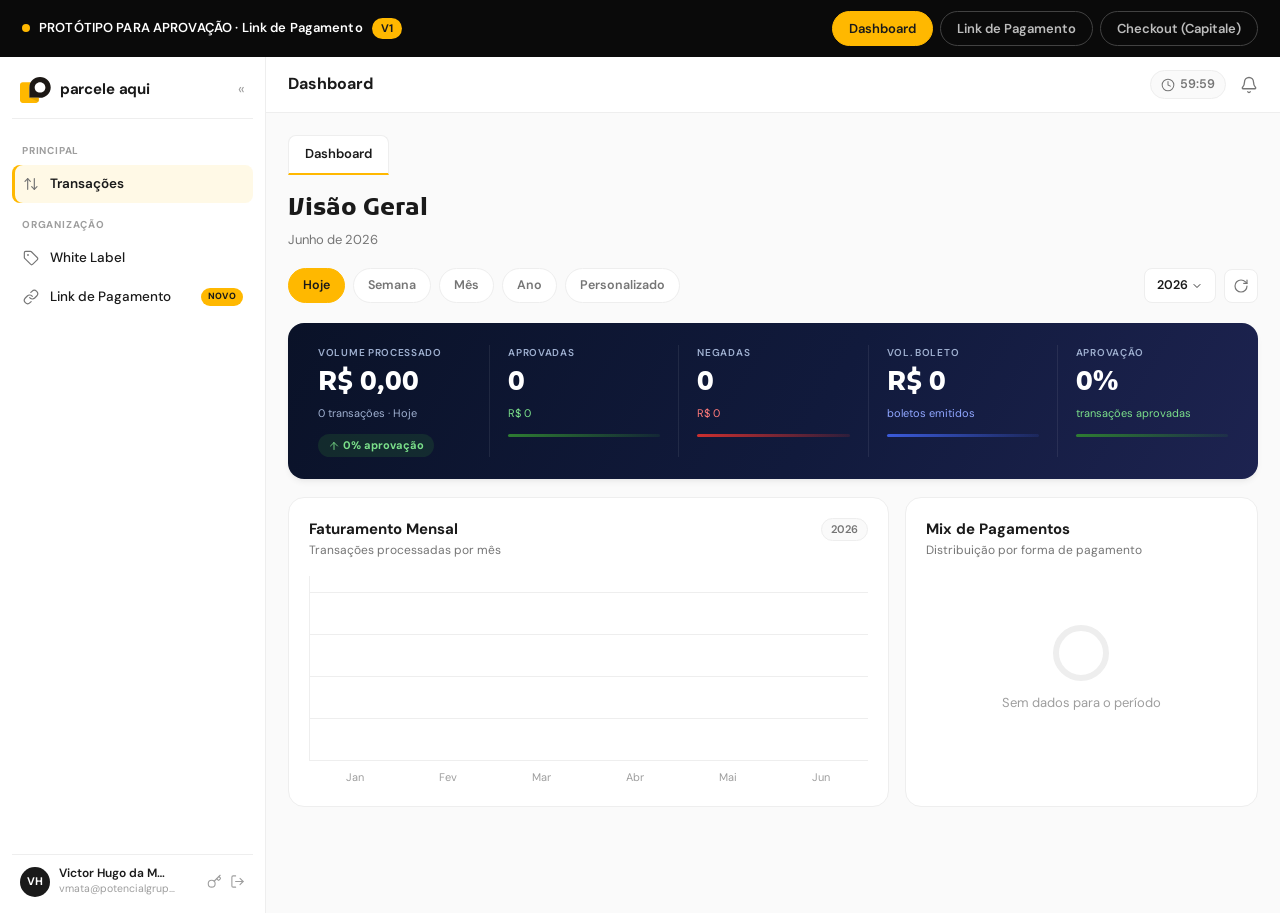
<file: index.html>
<!DOCTYPE html>
<html lang="pt-BR">
<head>
<meta charset="UTF-8">
<meta name="viewport" content="width=device-width, initial-scale=1.0">
<title>Parcele Aqui — Link de Pagamento (V1)</title>
<link rel="icon" type="image/svg+xml" href="[data-uri]">
<link rel="preconnect" href="https://fonts.googleapis.com">
<link rel="preconnect" href="https://fonts.gstatic.com" crossorigin>
<link href="https://fonts.googleapis.com/css2?family=Kufam:wght@400;500;700;900&family=DM+Sans:wght@400;500;600;700&display=swap" rel="stylesheet">
<style>
  :root{
    --y-50:#FFF9E6; --y-100:#FFEFB3; --y-200:#FFE380; --y-400:#FFC61A;
    --y-500:#FFB800; --y-600:#E6A600; --y-700:#B38000;
    --g-500:#2E7D32; --g-600:#1B5E20;
    --red-500:#CC092F;
    --n-0:#FFFFFF; --n-50:#FAFAFA; --n-100:#F5F5F5; --n-200:#EEEEEE;
    --n-300:#E0E0E0; --n-400:#BDBDBD; --n-500:#9E9E9E; --n-600:#757575;
    --n-700:#424242; --n-800:#2E2E2E; --n-900:#1A1A1A; --n-950:#0A0A0A;
    --bg:var(--n-0); --bg-subtle:var(--n-50); --bg-muted:var(--n-100); --bg-inverse:var(--n-950);
    --bg-brand:var(--y-500); --bg-brand-subtle:var(--y-50);
    --fg:var(--n-900); --fg-muted:var(--n-600); --fg-subtle:var(--n-500);
    --fg-inverse:var(--n-0); --fg-on-brand:var(--n-900);
    --border:var(--n-200); --border-strong:var(--n-300);
    --r-sm:6px; --r-md:8px; --r-lg:12px; --r-xl:16px; --r-2xl:20px; --r-full:9999px;
    --shadow-sm:0 1px 2px 0 rgb(0 0 0/.05),0 1px 3px 0 rgb(0 0 0/.06);
    --shadow-md:0 4px 6px -1px rgb(0 0 0/.06),0 2px 4px -2px rgb(0 0 0/.04);
    --shadow-lg:0 12px 28px -6px rgb(10 10 10/.12),0 4px 10px -4px rgb(10 10 10/.06);
    --font-display:'Kufam',Georgia,serif;
    --font-sans:'DM Sans',-apple-system,BlinkMacSystemFont,"Segoe UI",Roboto,sans-serif;
    --ease:cubic-bezier(.4,0,.2,1);
    --capitale:#15352b;
  }
  *{box-sizing:border-box;margin:0;padding:0}
  body{font-family:var(--font-sans);color:var(--fg);font-size:16px;line-height:1.55;-webkit-font-smoothing:antialiased;
    background:
      radial-gradient(900px 360px at 88% -8%,rgba(255,184,0,.10),transparent 60%),
      radial-gradient(700px 320px at 0% 0%,rgba(46,125,50,.05),transparent 55%),
      var(--bg-subtle);
    min-height:100vh}
  .aprovacao-bar{background:var(--bg-inverse);color:var(--fg-inverse);padding:11px 22px;display:flex;align-items:center;gap:14px;flex-wrap:wrap;font-size:13px;position:sticky;top:0;z-index:30}
  .aprovacao-bar .pt{display:flex;align-items:center;gap:9px;font-weight:600;letter-spacing:.01em}
  .aprovacao-bar .pulse{width:8px;height:8px;border-radius:var(--r-full);background:var(--y-500);box-shadow:0 0 0 0 rgba(255,184,0,.6);animation:pl 2s infinite}
  @keyframes pl{0%{box-shadow:0 0 0 0 rgba(255,184,0,.5)}70%{box-shadow:0 0 0 7px rgba(255,184,0,0)}100%{box-shadow:0 0 0 0 rgba(255,184,0,0)}}
  .badge-v1{background:var(--y-500);color:var(--fg-on-brand);font-weight:700;padding:2px 9px;border-radius:var(--r-full);font-size:11px;letter-spacing:.02em}
  .tab-group{display:flex;gap:7px;margin-left:auto;flex-wrap:wrap}
  .tab-btn{background:transparent;color:var(--n-400);border:1px solid var(--n-700);padding:8px 16px;border-radius:var(--r-full);cursor:pointer;font-family:var(--font-sans);font-size:13px;font-weight:600;transition:all 120ms var(--ease)}
  .tab-btn:hover{color:var(--n-100);border-color:var(--n-500)}
  .tab-btn.active{background:var(--y-500);color:var(--fg-on-brand);border-color:var(--y-500)}
  .wrap{max-width:1100px;margin:0 auto;padding:30px 20px 70px}
  .screen{display:none}
  .screen.active{display:block;animation:fade 240ms var(--ease)}
  @keyframes fade{from{opacity:0;transform:translateY(6px)}to{opacity:1;transform:none}}

  h1{font-family:var(--font-display);font-size:31px;line-height:1.15;letter-spacing:-.02em;color:var(--fg);margin-bottom:6px;font-weight:700}
  .lead{color:var(--fg-muted);font-size:15.5px;margin-bottom:24px;max-width:60ch}
  h2{font-family:var(--font-display);font-size:19px;line-height:1.3;color:var(--fg);margin:0 0 16px;display:flex;align-items:center;gap:11px;font-weight:700}
  h2 .n{background:var(--fg);color:var(--fg-inverse);width:25px;height:25px;border-radius:var(--r-full);display:inline-flex;align-items:center;justify-content:center;font-size:12px;font-family:var(--font-sans);font-weight:700;flex-shrink:0}
  .eyebrow{font-size:11px;font-weight:700;letter-spacing:.09em;text-transform:uppercase;color:var(--fg-subtle);margin-bottom:11px}

  .parceiro-header{background:var(--bg);border:1px solid var(--border);border-radius:var(--r-xl);padding:16px 22px;display:flex;align-items:center;gap:16px;margin-bottom:20px;box-shadow:var(--shadow-sm)}
  .logo-slot{width:54px;height:54px;border-radius:var(--r-lg);background:var(--bg-muted);border:1px dashed var(--border-strong);display:flex;align-items:center;justify-content:center;color:var(--fg-subtle);font-weight:700;font-size:10px;text-align:center;line-height:1.1;flex-shrink:0}
  .parceiro-header .nome{font-weight:700;font-size:16px}
  .parceiro-header .sub{font-size:13px;color:var(--fg-muted)}
  .selo-amb{margin-left:auto;font-size:11.5px;color:var(--n-700);background:var(--bg-brand-subtle);border:1px solid var(--y-200);padding:6px 13px;border-radius:var(--r-full);font-weight:600;white-space:nowrap}

  .card{background:var(--bg);border:1px solid var(--border);border-radius:var(--r-2xl);box-shadow:var(--shadow-sm);padding:28px;margin-bottom:18px}
  label{display:block;font-size:13px;font-weight:600;color:var(--fg);margin-bottom:7px}
  .req{color:var(--red-500)}
  input,select,textarea{width:100%;padding:12px 14px;border:1px solid var(--border-strong);border-radius:var(--r-md);font-size:15px;font-family:var(--font-sans);background:var(--bg);color:var(--fg);transition:all 120ms var(--ease)}
  input::placeholder,textarea::placeholder{color:#9aa3ad}
  input:focus,select:focus,textarea:focus{outline:none;border-color:var(--y-500);box-shadow:0 0 0 3px rgba(255,184,0,.22)}
  textarea{resize:vertical;min-height:68px}
  .field{margin-bottom:16px}
  .row{display:grid;grid-template-columns:1fr 1fr;gap:14px}
  .hint{font-size:12px;color:var(--fg-subtle);margin-top:6px}

  .btn{border:none;border-radius:var(--r-full);font-weight:600;cursor:pointer;font-size:14.5px;font-family:var(--font-sans);padding:11px 22px;transition:all 120ms var(--ease)}
  .btn-primary{background:var(--bg-brand);color:var(--fg-on-brand);width:100%;padding:15px;font-size:15.5px;box-shadow:0 2px 0 rgba(179,128,0,.25)}
  .btn-primary:hover{background:var(--y-600);transform:translateY(-1px);box-shadow:var(--shadow-md)}
  .btn-dark{background:var(--fg);color:var(--fg-inverse);white-space:nowrap}
  .btn-dark:hover{background:var(--n-800);transform:translateY(-1px)}
  .btn-dark.ok{background:var(--bg-brand-subtle);color:var(--n-800);border:1px solid var(--y-200)}
  .btn-add{background:var(--bg-subtle);color:var(--fg);width:100%;border:1px dashed var(--border-strong)}
  .btn-add:hover{background:var(--bg-muted);border-color:var(--n-400)}

  .boleto{border:1px solid var(--border);border-radius:var(--r-lg);padding:18px;margin-bottom:14px;background:var(--bg-subtle)}
  .boleto-top{display:flex;justify-content:space-between;align-items:center;margin-bottom:13px}
  .boleto-top .tit{font-weight:700;font-size:13.5px;font-family:var(--font-display)}
  .rm-boleto{background:none;border:none;color:var(--red-500);cursor:pointer;font-size:12.5px;font-weight:600;font-family:var(--font-sans)}
  .validar-row{display:flex;gap:11px;align-items:flex-end}
  .validar-row .field{flex:1;margin-bottom:0}
  .validado{display:none;margin-top:13px;background:var(--bg-brand-subtle);border:1px solid var(--y-200);border-radius:var(--r-md);padding:11px 14px;font-size:13px}
  .validado.show{display:block}
  .validado .lin{display:flex;justify-content:space-between;padding:2px 0}
  .validado .lin span:first-child{color:var(--fg-muted)}
  .validado .lin span:last-child{font-weight:700}
  .total-box{display:flex;justify-content:space-between;align-items:center;background:linear-gradient(100deg,var(--y-500),var(--y-400));color:var(--fg-on-brand);border-radius:var(--r-lg);padding:17px 22px;margin:10px 0 4px}
  .total-box .lbl{font-size:14px;font-weight:600;opacity:.9}
  .total-box .val{font-size:27px;font-weight:700;font-family:var(--font-display)}
  .aviso-v1{background:var(--bg-subtle);border:1px solid var(--border);border-left:4px solid var(--y-500);border-radius:var(--r-md);padding:13px 15px;font-size:13px;color:var(--fg-muted);margin-top:10px;display:flex;gap:10px}
  .aviso-v1 b{color:var(--fg)}

  .modal-bg{display:none;position:fixed;inset:0;background:rgba(10,10,10,.55);z-index:50;align-items:center;justify-content:center;padding:18px}
  .modal-bg.show{display:flex;animation:fade 200ms var(--ease)}
  .modal{background:var(--bg);border-radius:var(--r-2xl);max-width:450px;width:100%;padding:28px;box-shadow:var(--shadow-lg)}
  .modal h3{font-family:var(--font-display);color:var(--fg);font-size:20px;margin-bottom:5px;font-weight:700}
  .modal p{font-size:14px;color:var(--fg-muted);margin-bottom:20px}
  .link-copia{display:flex;gap:9px;margin-bottom:16px}
  .link-copia input{font-size:13px;background:var(--bg-subtle)}
  .canais{display:grid;grid-template-columns:1fr 1fr 1fr;gap:10px;margin-bottom:18px}
  .canal{border:1px solid var(--border-strong);border-radius:var(--r-lg);padding:14px 6px;text-align:center;font-size:12.5px;font-weight:600;cursor:pointer;color:var(--fg);transition:all 120ms var(--ease)}
  .canal:hover{border-color:var(--y-500);background:var(--bg-brand-subtle)}
  .canal .ic{font-size:20px;display:block;margin-bottom:5px}
  .btn-fechar{background:var(--bg-muted);color:var(--fg);width:100%;padding:12px}
  .ck-itens{margin:8px 0 2px;display:flex;flex-direction:column;gap:1px}
  .ck-item{display:flex;justify-content:space-between;gap:12px;font-size:12.5px;color:var(--fg-muted);padding:4px 0;border-bottom:1px dashed var(--border)}
  .ck-item span:last-child{color:var(--fg);font-weight:600;white-space:nowrap}
  .nota-rev{font-size:12.5px;color:var(--fg-muted);background:var(--bg);border:1px dashed var(--border-strong);border-radius:var(--r-md);padding:11px 14px;margin-bottom:18px}
  .nota-rev b{color:var(--fg)}

  /* Logos */
  .pa-logo{height:26px;width:auto;display:block}
  .lg-pot{display:inline-flex;align-items:center;gap:8px}
  .lg-pot svg{height:23px;width:auto}
  .lg-pot .wm{line-height:.95}
  .lg-pot .wm b{display:block;font-weight:700;font-size:14px;letter-spacing:.05em;color:var(--n-900)}
  .lg-pot .wm span{display:block;font-size:8px;letter-spacing:.32em;color:var(--n-600);font-weight:600}
  .lg-cap{display:inline-flex;align-items:center;gap:12px}
  .lg-cap svg{height:38px;width:auto}
  .lg-cap .wm{font-family:var(--font-sans);font-weight:700;font-size:32px;letter-spacing:-.025em;color:var(--capitale);line-height:1}

  /* ===== Checkout (layout DETRAN/BBP refinado) ===== */
  .checkout2{display:grid;grid-template-columns:1fr 1.05fr;gap:0;background:var(--bg);border:1px solid var(--border);border-radius:var(--r-2xl);box-shadow:var(--shadow-lg);overflow:hidden}
  .ck-left{padding:36px 34px;background:var(--bg-subtle);border-right:1px solid var(--border)}
  .ck-right{padding:36px 34px}
  .partner-logo{min-height:60px;display:flex;align-items:center;margin-bottom:28px}
  .ck-hr{border:none;border-top:1px solid var(--border);margin:24px 0}
  .ck-guia-t{font-size:13px;color:var(--fg-muted);margin-bottom:4px}
  .ck-guia-v{font-family:var(--font-display);font-size:36px;font-weight:700;color:var(--fg);line-height:1.1;letter-spacing:-.02em;margin-bottom:6px}
  .ck-res{margin-top:6px}
  .ck-res .lin{display:flex;justify-content:space-between;font-size:14px;padding:7px 0;color:var(--fg-muted)}
  .ck-res .lin span:last-child{color:var(--fg);font-weight:500}
  .ck-res .lin.total{border-top:1px solid var(--border-strong);margin-top:8px;padding-top:14px;align-items:baseline}
  .ck-res .lin.total span:first-child{color:var(--fg);font-weight:600}
  .ck-res .lin.total span:last-child{font-family:var(--font-display);font-size:22px;font-weight:700;color:var(--fg)}
  .ck-res .lin.sub{padding-top:2px;color:var(--fg-subtle);font-size:13px}
  .ck-res .lin.sub span:last-child{font-weight:600;color:var(--fg-subtle)}
  .vermelho{color:var(--red-500) !important;font-weight:600 !important}
  .powered{margin-top:32px;display:flex;align-items:center;gap:14px;flex-wrap:wrap;padding-top:20px;border-top:1px solid var(--border)}
  .powered .pwl{font-size:10.5px;color:var(--fg-subtle);font-weight:700;text-transform:uppercase;letter-spacing:.1em}
  .powered .sep{color:var(--border-strong);font-size:16px}

  .card-num{position:relative}
  .card-num input{padding-right:148px}
  .bandeiras{position:absolute;right:12px;top:50%;transform:translateY(-50%);display:flex;gap:5px;pointer-events:none}
  .bandeira{height:17px;width:26px;border-radius:3px;display:flex;align-items:center;justify-content:center;font-size:7.5px;font-weight:800;color:#fff;letter-spacing:.02em}
  .b-visa{background:#1a1f71}.b-mc{background:#eb001b}.b-elo{background:#000}.b-amex{background:#2e77bb}
  .pgto-opcoes{display:grid;grid-template-columns:1fr 1fr;gap:10px;margin-bottom:20px}
  .pgto-op{border:1.5px solid var(--border-strong);border-radius:var(--r-lg);padding:14px;cursor:pointer;display:flex;align-items:center;gap:9px;font-weight:600;font-size:13.5px;position:relative;transition:all 120ms var(--ease)}
  .pgto-op:hover{border-color:var(--n-400)}
  .pgto-op .ic{font-size:17px}
  .pgto-op .ck{margin-left:auto;width:18px;height:18px;border-radius:var(--r-full);border:1.5px solid var(--border-strong);display:flex;align-items:center;justify-content:center;transition:all 120ms var(--ease)}
  .pgto-op.sel{border-color:var(--y-500);background:var(--bg-brand-subtle)}
  .pgto-op.sel .ck{background:var(--y-500);border-color:var(--y-500)}
  .pgto-op.sel .ck::after{content:"";width:5px;height:9px;border:solid var(--fg-on-brand);border-width:0 2px 2px 0;transform:rotate(45deg) translate(-1px,-1px)}
  .pgto-op.disabled{opacity:.5;cursor:not-allowed;background:var(--bg-muted)}
  .pgto-op.disabled:hover{border-color:var(--border-strong)}
  .pgto-op .tag{position:absolute;top:-9px;right:9px;font-size:9px;background:var(--n-600);color:#fff;padding:2px 7px;border-radius:var(--r-full);font-weight:700}
  .bloco-pgto{display:none}
  .bloco-pgto.show{display:block;animation:fade 180ms var(--ease)}
  .qrcode{width:152px;height:152px;margin:6px auto 0;background:repeating-linear-gradient(45deg,var(--n-950) 0 6px,#fff 6px 12px);border-radius:var(--r-lg);border:7px solid #fff;box-shadow:0 0 0 1px var(--border-strong)}
  .qr-wrap{text-align:center;padding:12px 0}
  .qr-wrap p{font-size:12.5px;color:var(--fg-muted);margin-top:12px}
  .trust{display:flex;align-items:center;gap:8px;justify-content:center;font-size:12px;color:var(--fg-muted);margin:16px 0 12px}
  .trust svg{width:15px;height:15px;color:var(--g-600)}
  .termos{font-size:11.5px;color:var(--fg-subtle);margin:6px 0 14px;line-height:1.5;text-align:center}
  .termos a{color:var(--n-700);text-decoration:underline}
  .btn-pay{background:var(--bg-brand);color:var(--fg-on-brand);width:100%;padding:16px;font-size:15.5px;border-radius:var(--r-full);font-weight:700;box-shadow:0 2px 0 rgba(179,128,0,.25)}
  .btn-pay:hover{background:var(--y-600);transform:translateY(-1px);box-shadow:var(--shadow-md)}

  @media(max-width:820px){
    h1{font-size:26px}
    .row,.pgto-opcoes{grid-template-columns:1fr}
    .checkout2{grid-template-columns:1fr}
    .ck-left{border-right:none;border-bottom:1px solid var(--border)}
    .validar-row{flex-direction:column;align-items:stretch}
    .card{padding:22px}
  }

  /* --- Tela de criação (visual v1) --- */
  .panel{background:var(--bg-muted);padding:18px 18px 20px;border-radius:var(--r-md);margin-bottom:16px}
  .panel-h{font-family:var(--font-sans);font-size:16px;font-weight:600;color:#333;margin-bottom:14px}
  .panel .field input,.panel .field textarea,.panel .field select{border-radius:var(--r-lg)}
  .aviso-reg{display:flex;gap:9px;background:#fef3c7;border:1px solid #fcd34d;color:#92400e;padding:13px 15px;border-radius:var(--r-md);font-size:13px;margin-bottom:22px}
  .aviso-reg b{color:#7c3a06}
  .dica{display:flex;gap:9px;background:#EFF4FF;border:1px solid #C7D7FE;color:#33417a;padding:13px 15px;border-radius:var(--r-md);font-size:13px;margin:18px 0;line-height:1.5}
  .dica b{color:#27306b}
  .btn-add-yellow{background:var(--bg-subtle);color:var(--fg-muted);width:100%;padding:12px;border-radius:var(--r-full);font-weight:600;margin-top:4px;border:1px dashed var(--border-strong)}
  .btn-add-yellow:hover{background:var(--bg-muted);color:var(--fg);border-color:var(--n-400)}
  .lista-h{font-weight:600;font-size:14px;color:#333;margin:18px 0 10px}
  .boleto-item{display:flex;justify-content:space-between;align-items:center;padding:11px 13px;background:#fff;border:1px solid var(--border-strong);border-radius:var(--r-md);margin-bottom:8px;font-size:13px}
  .boleto-item .bi-ced{font-weight:600}
  .boleto-item .bi-sub{color:var(--fg-muted);font-size:12px}
  .total-v1{display:flex;justify-content:space-between;align-items:center;background:#fff;border:2px solid var(--bg-brand);border-radius:var(--r-md);padding:14px 16px;margin-top:14px}
  .total-v1 span:first-child{font-weight:600;color:#333}
  .total-v1 span:last-child{font-weight:700;font-size:18px;color:var(--y-700)}
  .err{font-size:12px;color:#DC2626;margin-top:5px;display:none}
  .err.show{display:block}
  .powered .pa-logo{height:17px;filter:grayscale(1);opacity:.55}
  .powered .lg-pot svg{height:15px;filter:grayscale(1);opacity:.55}
  .powered .lg-pot .wm b{font-size:10px;color:var(--fg-subtle)}
  .powered .lg-pot .wm span{font-size:6.5px;color:var(--fg-subtle)}
  .powered .pwl{font-size:9px;color:var(--fg-subtle)}
  .powered .sep{opacity:.4}
  .btn-add-yellow:disabled{opacity:.45;cursor:not-allowed}
  .btn-add-yellow:disabled:hover{background:var(--bg-subtle);color:var(--fg-muted);border-color:var(--border-strong);transform:none}

  /* estilo "print": container único dividido em blocos */
  .powered-top{margin:0 0 22px;padding:0 0 18px;border-top:none;border-bottom:1px solid var(--border)}
  .block{margin-bottom:2px}
  .block-h{font-family:var(--font-sans);font-size:15px;font-weight:700;color:var(--fg);margin-bottom:14px}
  .block-div{border:none;border-top:1px solid var(--border);margin:22px 0}
  .input-money{position:relative}
  .input-money>span{position:absolute;left:13px;top:50%;transform:translateY(-50%);color:var(--fg-muted);font-size:14px;font-weight:600;pointer-events:none}
  .input-money input{padding-left:40px}
  .dica2{display:flex;gap:7px;font-size:11.5px;color:var(--fg-subtle);line-height:1.5;margin:8px 0 0}
  .dica2 b{color:var(--fg-muted)}
  .dica2 .ic{color:var(--y-600)}
  .secure-line{display:flex;align-items:center;justify-content:center;gap:8px;font-size:11.5px;color:var(--fg-muted);margin-top:18px;padding-top:16px;border-top:1px solid var(--border);text-align:center}
  .secure-line svg{width:15px;height:15px;color:var(--g-600);flex-shrink:0}

  /* ===== Backoffice (estrutura do print, identidade Parcele Aqui) ===== */
  #backoffice.screen{padding:0}
  .bo-wrap{display:grid;grid-template-columns:266px 1fr;background:var(--bg);min-height:calc(100vh - 44px);overflow:hidden}
  .bo-side{background:var(--bg);border-right:1px solid var(--border);padding:14px 12px;display:flex;flex-direction:column}
  .bo-brand{display:flex;align-items:center;gap:9px;padding:6px 8px 15px;border-bottom:1px solid var(--border);margin-bottom:10px}
  .bo-brand svg{height:26px;width:auto;flex-shrink:0}
  .bo-brand .nm{font-weight:700;font-size:15px;letter-spacing:-.01em}
  .bo-brand .chev{margin-left:auto;color:var(--fg-subtle);font-size:15px}
  .bo-group{font-size:10px;font-weight:700;letter-spacing:.08em;color:var(--fg-subtle);text-transform:uppercase;padding:14px 10px 6px}
  .bo-item{display:flex;align-items:center;gap:10px;padding:9px 10px;border-radius:var(--r-md);font-size:13.5px;color:var(--fg);cursor:pointer;text-decoration:none;font-weight:500;white-space:nowrap}
  .bo-item:hover{background:var(--bg-subtle)}
  .bo-item.active{background:var(--bg-brand-subtle);color:var(--n-900);font-weight:600;box-shadow:inset 3px 0 0 var(--y-500)}
  .bo-item .bo-ic{width:18px;text-align:center;color:var(--fg-muted);font-size:14px}
  .bo-badge{margin-left:auto;background:var(--y-500);color:var(--fg-on-brand);font-size:9px;font-weight:800;padding:2px 7px;border-radius:var(--r-full);letter-spacing:.03em}
  .bo-user{margin-top:auto;display:flex;align-items:center;gap:9px;padding:12px 8px 2px;border-top:1px solid var(--border)}
  .bo-ava{width:30px;height:30px;border-radius:var(--r-full);background:var(--n-900);color:#fff;display:flex;align-items:center;justify-content:center;font-size:11px;font-weight:700;flex-shrink:0}
  .bo-user .nm{font-weight:600;font-size:12px;line-height:1.15}
  .bo-user .em{color:var(--fg-subtle);font-size:10.5px}
  .bo-user .acts{margin-left:auto;color:var(--fg-subtle);display:flex;gap:8px}
  .bo-main{display:flex;flex-direction:column;background:var(--bg-subtle)}
  .bo-top{display:flex;align-items:center;justify-content:space-between;padding:13px 22px;background:var(--bg);border-bottom:1px solid var(--border)}
  .bo-top-t{font-weight:700;font-size:16px}
  .bo-top-r{display:flex;align-items:center;gap:14px;color:var(--fg-muted);font-size:12.5px}
  .bo-pill-time{display:flex;align-items:center;gap:5px;background:var(--bg-subtle);border:1px solid var(--border);padding:4px 10px;border-radius:var(--r-full);font-weight:600}
  .bo-content{padding:22px}
  .bo-tab{display:inline-block;background:var(--bg);border:1px solid var(--border);border-bottom:2px solid var(--y-500);padding:8px 16px;border-radius:var(--r-md) var(--r-md) 0 0;font-size:13px;font-weight:600;margin-bottom:16px}
  .bo-h1{font-family:var(--font-display);font-size:24px;font-weight:700;margin-bottom:2px}
  .bo-sub{color:var(--fg-muted);font-size:13px;margin-bottom:18px}
  .bo-period{display:flex;align-items:center;gap:8px;margin-bottom:20px;flex-wrap:wrap}
  .bo-chip{padding:7px 14px;border:1px solid var(--border);border-radius:var(--r-full);font-size:12.5px;font-weight:600;color:var(--fg-muted);background:var(--bg);cursor:pointer}
  .bo-chip.active{background:var(--y-500);color:var(--fg-on-brand);border-color:var(--y-500)}
  .bo-period .right{margin-left:auto;display:flex;gap:8px;align-items:center}
  .bo-sel{padding:7px 12px;border:1px solid var(--border);border-radius:var(--r-md);background:var(--bg);font-size:12.5px;font-weight:600}
  .bo-refresh{width:34px;height:34px;border:1px solid var(--border);border-radius:var(--r-md);background:var(--bg);display:flex;align-items:center;justify-content:center;color:var(--fg-muted)}
  .bo-kpi{background:linear-gradient(120deg,#0a1228,#111a3c 55%,#1d2350);border-radius:var(--r-xl);padding:22px 12px;display:grid;grid-template-columns:repeat(5,1fr);color:#fff;margin-bottom:18px;box-shadow:var(--shadow-md)}
  .bo-kpi .k{padding:0 18px;border-left:1px solid rgba(255,255,255,.08)}
  .bo-kpi .k:first-child{border-left:none}
  .bo-kpi .kl{font-size:10px;letter-spacing:.07em;color:#9fb0d0;text-transform:uppercase;margin-bottom:9px;font-weight:600}
  .bo-kpi .kv{font-family:var(--font-display);font-size:27px;font-weight:700;line-height:1}
  .bo-kpi .ks{font-size:11px;margin-top:8px}
  .bo-kpi .kbar{height:3px;border-radius:3px;margin-top:12px;background:rgba(255,255,255,.12)}
  .bo-kpi .badge-ap{display:inline-block;margin-top:12px;background:rgba(46,125,50,.22);color:#7be08a;font-size:11px;font-weight:700;padding:3px 10px;border-radius:var(--r-full)}
  .bo-cards{display:grid;grid-template-columns:1.7fr 1fr;gap:16px}
  .bo-card{background:var(--bg);border:1px solid var(--border);border-radius:var(--r-xl);padding:20px}
  .bo-card .ch{display:flex;justify-content:space-between;align-items:flex-start;margin-bottom:4px}
  .bo-card .ct{font-weight:700;font-size:15px}
  .bo-card .cs{font-size:12px;color:var(--fg-muted)}
  .bo-yearchip{background:var(--bg-subtle);border:1px solid var(--border);font-size:11px;font-weight:600;color:var(--fg-muted);padding:2px 9px;border-radius:var(--r-full)}
  .bo-chart{height:210px;margin-top:16px;display:flex;flex-direction:column}
  .bo-grid{flex:1;border-left:1px solid var(--border);border-bottom:1px solid var(--border);background:repeating-linear-gradient(to top,transparent,transparent 41px,var(--border) 41px,var(--border) 42px)}
  .bo-xaxis{display:flex;justify-content:space-around;font-size:11px;color:var(--fg-subtle);padding-top:8px}
  .bo-empty{height:210px;display:flex;flex-direction:column;align-items:center;justify-content:center;color:var(--fg-subtle);font-size:13px;gap:12px}
  .bo-empty .pie{width:56px;height:56px;border-radius:var(--r-full);border:6px solid var(--border)}
  @media(max-width:820px){ .bo-wrap{grid-template-columns:1fr} .bo-side{display:none} .bo-kpi{grid-template-columns:1fr 1fr} .bo-cards{grid-template-columns:1fr} }

  .bo-page{display:none}
  .bo-page.active{display:block;animation:fade 200ms var(--ease)}
  .page-narrow{max-width:880px;margin:0 auto}
  .page-wide{max-width:1080px;margin:0 auto}

  .btn-add-yellow:not(:disabled){background:var(--bg);border:1.5px solid var(--y-500);color:var(--n-900);font-weight:700}
  .btn-add-yellow:not(:disabled):hover{background:var(--bg-brand-subtle);border-color:var(--y-600);transform:none}
  .pwr-foot{display:flex;align-items:center;justify-content:center;gap:10px;margin-top:18px}
  .pwr-foot .pwl{font-size:9px;color:var(--fg-subtle);font-weight:700;text-transform:uppercase;letter-spacing:.1em}
  .pwr-foot .lg-pot{display:inline-flex;align-items:center;gap:8px}
  .pwr-foot .lg-pot svg{height:20px;width:auto}
  .pwr-foot .lg-pot .wm{line-height:.95}
  .pwr-foot .lg-pot .wm b{display:block;font-weight:700;font-size:12px;letter-spacing:.05em;color:var(--n-900)}
  .pwr-foot .lg-pot .wm span{display:block;font-size:7px;letter-spacing:.3em;color:var(--n-600);font-weight:600}

  .licon{vertical-align:middle}
  .pgto-op .ic{display:inline-flex;align-items:center}
  .bo-ic{display:inline-flex;align-items:center;justify-content:center;width:18px}
  .canal .ic{display:flex;justify-content:center;margin-bottom:6px;font-size:0}
  .bo-pill-time{display:inline-flex;align-items:center;gap:5px}
  .acts{display:inline-flex;align-items:center;gap:8px}
  .bo-refresh svg,.bo-sel svg{vertical-align:middle}
  .badge-ap{display:inline-flex;align-items:center;gap:4px}
  .dica2 .ic{display:inline-flex;align-items:center}
  .band{display:inline-flex;align-items:center}
  .band svg{display:block;height:20px;width:auto}
  .pwl{text-transform:lowercase !important}
</style>
</head>
<body>

<div class="aprovacao-bar">
  <span class="pt"><span class="pulse"></span> PROTÓTIPO PARA APROVAÇÃO · Link de Pagamento <span class="badge-v1">V1</span></span>
  <div class="tab-group">
    <button class="tab-btn active" id="tab-dash" onclick="showPage('dash')">Dashboard</button>
    <button class="tab-btn" id="tab-criar" onclick="showPage('criar')">Link de Pagamento</button>
    <button class="tab-btn" id="tab-checkout" onclick="showPage('checkout')">Checkout (Capitale)</button>
  </div>
</div>

<section id="backoffice" class="screen active">
    <div class="bo-wrap">
      <aside class="bo-side">
        <div class="bo-brand"><svg viewBox="0 0 104 88" xmlns="http://www.w3.org/2000/svg"><path d="M31.6518 70.3883V35.1941C31.6518 28.7868 33.4229 22.7851 36.4965 17.6074H9.19506C4.11392 17.6074 0 21.6141 0 26.5534V79.054C0 83.9933 4.11392 88 9.19506 88H54.1129C59.1897 88 63.3079 83.9975 63.3079 79.054V70.3883H31.6561H31.6518Z" fill="#FFB800"/><path d="M67.8255 0C47.8491 0 31.6514 15.7548 31.6514 35.1942V70.3884H67.8255C87.8019 70.3884 104 54.6294 104 35.1942C104 15.759 87.8019 0 67.8255 0ZM67.8384 52.7808C57.8481 52.7808 49.7535 44.9014 49.7535 35.1858C49.7535 25.4703 57.8524 17.5908 67.8384 17.5908C77.8244 17.5908 85.9233 25.4703 85.9233 35.1858C85.9233 44.9014 77.8244 52.7808 67.8384 52.7808Z" fill="#1C1815"/><path d="M63.3032 70.3885H31.6514L61.7986 83.9518C62.7486 82.5424 63.3032 80.8653 63.3032 79.0543V70.3885Z" fill="#E6A600"/></svg><span class="nm">parcele aqui</span><span class="chev">&laquo;</span></div>
        <div class="bo-group">Principal</div>
        <a class="bo-item active" id="side-dash" onclick="showPage('dash')"><span class="bo-ic"><svg class="licon" width="16" height="16" viewBox="0 0 24 24" fill="none" stroke="currentColor" stroke-width="1.75" stroke-linecap="round" stroke-linejoin="round"><path d="m21 16-4 4-4-4"/><path d="M17 20V4"/><path d="m3 8 4-4 4 4"/><path d="M7 4v16"/></svg></span> Transações</a>
        <div class="bo-group">Organização</div>
        <a class="bo-item"><span class="bo-ic"><svg class="licon" width="16" height="16" viewBox="0 0 24 24" fill="none" stroke="currentColor" stroke-width="1.75" stroke-linecap="round" stroke-linejoin="round"><path d="M12.586 2.586A2 2 0 0 0 11.172 2H4a2 2 0 0 0-2 2v7.172a2 2 0 0 0 .586 1.414l8.704 8.704a2.426 2.426 0 0 0 3.42 0l6.58-6.58a2.426 2.426 0 0 0 0-3.42z"/><circle cx="7.5" cy="7.5" r=".5" fill="currentColor"/></svg></span> White Label</a>
        <a class="bo-item" id="side-criar" onclick="showPage('criar')"><span class="bo-ic"><svg class="licon" width="16" height="16" viewBox="0 0 24 24" fill="none" stroke="currentColor" stroke-width="1.75" stroke-linecap="round" stroke-linejoin="round"><path d="M10 13a5 5 0 0 0 7.54.54l3-3a5 5 0 0 0-7.07-7.07l-1.72 1.71"/><path d="M14 11a5 5 0 0 0-7.54-.54l-3 3a5 5 0 0 0 7.07 7.07l1.71-1.71"/></svg></span> Link de Pagamento <span class="bo-badge">NOVO</span></a>
        <div class="bo-user">
          <div class="bo-ava">VH</div>
          <div><div class="nm">Victor Hugo da M…</div><div class="em">vmata@potencialgrup…</div></div>
          <div class="acts"><svg class="licon" width="15" height="15" viewBox="0 0 24 24" fill="none" stroke="currentColor" stroke-width="1.75" stroke-linecap="round" stroke-linejoin="round"><path d="m15.5 7.5 2.3 2.3a1 1 0 0 0 1.4 0l2.1-2.1a1 1 0 0 0 0-1.4L19 4"/><path d="m21 2-9.6 9.6"/><circle cx="7.5" cy="15.5" r="5.5"/></svg><svg class="licon" width="15" height="15" viewBox="0 0 24 24" fill="none" stroke="currentColor" stroke-width="1.75" stroke-linecap="round" stroke-linejoin="round"><path d="M9 21H5a2 2 0 0 1-2-2V5a2 2 0 0 1 2-2h4"/><polyline points="16 17 21 12 16 7"/><line x1="21" x2="9" y1="12" y2="12"/></svg></div>
        </div>
      </aside>
      <main class="bo-main">
        <div class="bo-top">
          <div class="bo-top-t" id="bo-title">Dashboard</div>
          <div class="bo-top-r"><span class="bo-pill-time"><svg class="licon" width="14" height="14" viewBox="0 0 24 24" fill="none" stroke="currentColor" stroke-width="1.75" stroke-linecap="round" stroke-linejoin="round"><circle cx="12" cy="12" r="10"/><polyline points="12 6 12 12 16 14"/></svg> 59:59</span> <span><svg class="licon" width="18" height="18" viewBox="0 0 24 24" fill="none" stroke="currentColor" stroke-width="1.75" stroke-linecap="round" stroke-linejoin="round"><path d="M10.268 21a2 2 0 0 0 3.464 0"/><path d="M3.262 15.326A1 1 0 0 0 4 17h16a1 1 0 0 0 .74-1.673C19.41 13.956 18 12.499 18 8A6 6 0 0 0 6 8c0 4.499-1.411 5.956-2.738 7.326"/></svg></span></div>
        </div>
        <div class="bo-content">
          <div id="page-dash" class="bo-page active">
          <div class="bo-tab">Dashboard</div>
          <div class="bo-h1">Visão Geral</div>
          <div class="bo-sub">Junho de 2026</div>
          <div class="bo-period">
            <span class="bo-chip active">Hoje</span>
            <span class="bo-chip">Semana</span>
            <span class="bo-chip">Mês</span>
            <span class="bo-chip">Ano</span>
            <span class="bo-chip">Personalizado</span>
            <span class="right"><span class="bo-sel">2026 <svg class="licon" width="12" height="12" viewBox="0 0 24 24" fill="none" stroke="currentColor" stroke-width="1.75" stroke-linecap="round" stroke-linejoin="round"><path d="m6 9 6 6 6-6"/></svg></span><span class="bo-refresh"><svg class="licon" width="16" height="16" viewBox="0 0 24 24" fill="none" stroke="currentColor" stroke-width="1.75" stroke-linecap="round" stroke-linejoin="round"><path d="M21 12a9 9 0 1 1-9-9c2.52 0 4.93 1 6.74 2.74L21 8"/><path d="M21 3v5h-5"/></svg></span></span>
          </div>
          <div class="bo-kpi">
            <div class="k">
              <div class="kl">Volume Processado</div>
              <div class="kv">R$ 0,00</div>
              <div class="ks" style="color:#9fb0d0">0 transações · Hoje</div>
              <div class="badge-ap"><svg class="licon" width="12" height="12" viewBox="0 0 24 24" fill="none" stroke="currentColor" stroke-width="1.75" stroke-linecap="round" stroke-linejoin="round"><path d="m5 12 7-7 7 7"/><path d="M12 19V5"/></svg> 0% aprovação</div>
            </div>
            <div class="k">
              <div class="kl">Aprovadas</div>
              <div class="kv">0</div>
              <div class="ks" style="color:#7be08a">R$ 0</div>
              <div class="kbar" style="background:linear-gradient(90deg,#2E7D32,rgba(46,125,50,.15))"></div>
            </div>
            <div class="k">
              <div class="kl">Negadas</div>
              <div class="kv">0</div>
              <div class="ks" style="color:#ff7a7a">R$ 0</div>
              <div class="kbar" style="background:linear-gradient(90deg,#cc2f2f,rgba(204,47,47,.15))"></div>
            </div>
            <div class="k">
              <div class="kl">Vol. Boleto</div>
              <div class="kv">R$ 0</div>
              <div class="ks" style="color:#8fa6ff">boletos emitidos</div>
              <div class="kbar" style="background:linear-gradient(90deg,#3b5bdb,rgba(59,91,219,.15))"></div>
            </div>
            <div class="k">
              <div class="kl">Aprovação</div>
              <div class="kv">0%</div>
              <div class="ks" style="color:#7be08a">transações aprovadas</div>
              <div class="kbar" style="background:linear-gradient(90deg,#2E7D32,rgba(46,125,50,.15))"></div>
            </div>
          </div>
          <div class="bo-cards">
            <div class="bo-card">
              <div class="ch"><div><div class="ct">Faturamento Mensal</div><div class="cs">Transações processadas por mês</div></div><span class="bo-yearchip">2026</span></div>
              <div class="bo-chart"><div class="bo-grid"></div><div class="bo-xaxis"><span>Jan</span><span>Fev</span><span>Mar</span><span>Abr</span><span>Mai</span><span>Jun</span></div></div>
            </div>
            <div class="bo-card">
              <div class="ch"><div><div class="ct">Mix de Pagamentos</div><div class="cs">Distribuição por forma de pagamento</div></div></div>
              <div class="bo-empty"><div class="pie"></div>Sem dados para o período</div>
            </div>
          </div>
          </div><!-- /page-dash -->
<div id="page-criar" class="bo-page page-narrow">
<div class="card">

      <h1>Crie seu link de pagamento</h1>
      <p class="lead">Configure os detalhes e envie para seu cliente. Ele poderá parcelar com segurança e você recebe na hora.</p>

      <div class="block">
        <div class="block-h">Dados do Boleto <span class="req">*</span></div>
        <div class="field">
          <label>Código de Barras</label>
          <input id="cb" inputmode="numeric" oninput="onlyDigits(this);checkBoletoFields()" placeholder="Apenas números (linha digitável do boleto)">
        </div>
        <div class="field">
          <label>Cedente</label>
          <input id="ced" oninput="checkBoletoFields()" placeholder="Ex: EMPRESA LTDA">
          <p class="err" id="err-ced"></p>
        </div>
        <div class="row">
          <div class="field"><label>Valor (R$)</label><div class="input-money"><span>R$</span><input id="val" inputmode="numeric" oninput="maskMoney(this);checkBoletoFields()" placeholder="0,00"></div></div>
          <div class="field"><label>Data de Vencimento</label><input type="date" id="venc" oninput="checkBoletoFields()"></div>
        </div>
        <button class="btn btn-add-yellow" id="btn-add" onclick="addBoleto()" disabled>+ Adicionar boleto</button>

        <div id="lista-wrap" style="display:none">
          <div class="lista-h" id="lista-h">Boletos adicionados (0)</div>
          <div id="lista-boletos"></div>
          <div class="total-v1">
            <span>Valor Total dos Boletos</span>
            <span id="total-criar">R$ 0,00</span>
          </div>
        </div>
      </div>

      <hr class="block-div">

      <div class="block">
        <div class="block-h">Descrição <span class="req">*</span></div>
        <div class="field">
          <textarea id="motivo" placeholder="Ex: Fatura de Serviços - Maio/2026"></textarea>
        </div>
        <p class="dica2"><span class="ic"><svg class="licon" width="14" height="14" viewBox="0 0 24 24" fill="none" stroke="currentColor" stroke-width="1.75" stroke-linecap="round" stroke-linejoin="round"><path d="M15 14c.2-1 .7-1.7 1.5-2.5 1-.9 1.5-2.2 1.5-3.5A6 6 0 0 0 6 8c0 1 .2 2.2 1.5 3.5.7.7 1.3 1.5 1.5 2.5"/><path d="M9 18h6"/><path d="M10 22h4"/></svg></span><span><b>Dica:</b> Use este campo para informar ao cliente o motivo do pagamento (ex: "Fatura de Serviços - Maio/2026", "Parcelamento de Débito").</span></p>
      </div>

      <hr class="block-div">

      <div class="block">
        <div class="block-h">Dados do Destinatário</div>
        <div class="row">
          <div class="field"><label>Nome <span class="req">*</span></label><input placeholder="Digite o nome completo"></div>
          <div class="field"><label>E-mail <span class="req">*</span></label><input type="email" placeholder="Digite o e-mail"></div>
        </div>
        <div class="field"><label>Telefone</label><input type="tel" inputmode="numeric" maxlength="16" oninput="maskPhone(this)" placeholder="(11) 99999-9999"></div>
      </div>

      <button class="btn btn-primary" style="margin-top:20px" onclick="abrirEnvio()">Gerar Link de Pagamento</button>

      <div class="secure-line">
        <svg viewBox="0 0 24 24" fill="none" stroke="currentColor" stroke-width="2" stroke-linecap="round" stroke-linejoin="round"><path d="M12 22s8-4 8-10V5l-8-3-8 3v7c0 6 8 10 8 10z"></path></svg>
        Pagamento seguro via Potencial Tecnologia &middot; Certificado PCI DSS
      </div>
      <div class="pwr-foot">
        <span class="pwl">Powered by</span>
        <span class="lg-pot">
          <svg viewBox="0 0 64 56" xmlns="http://www.w3.org/2000/svg"><path fill="#2E7D32" d="M32 0 L64 14 L52 20 L32 11 L12 20 L0 14 Z"/><path fill="#1B5E20" d="M32 16 L60 29 L48 35 L32 27 L16 35 L4 29 Z"/><path fill="#145017" d="M32 32 L44 38 L32 44 L20 38 Z"/></svg>
          <span class="wm"><b>POTENCIAL</b><span>TECNOLOGIA</span></span>
        </span>
      </div>
    </div>
</div>
<div id="page-checkout" class="bo-page page-wide">
<div class="bo-h1" style="margin-bottom:4px">Pré-visualização do checkout</div>
<div class="bo-sub">É isso que o cliente final vê ao abrir o link (ambiente Capitale).</div>
<div class="checkout2">
      <!-- LADO ESQUERDO -->
      <div class="ck-left">
        <div class="partner-logo">
          <!-- LOGO OFICIAL DO PARCEIRO (Capitale) - SVG02 do material de marca -->
          <svg style="height:42px;width:auto;display:block" id="Layer_1" xmlns="http://www.w3.org/2000/svg" version="1.1" viewBox="246 686 1508 628">
  <!-- Generator: Adobe Illustrator 29.8.2, SVG Export Plug-In . SVG Version: 2.1.1 Build 3)  -->
  <defs>
    <style>
      .st0 {
        fill: #1d1d1b;
      }
    </style>
  </defs>
  <g>
    <path class="st0" d="M785.88,1197.45c-3.73,8.89-9.61,16.1-17.31,21.39-7.69,5.29-16.47,8.05-25.96,8.05s-16.1-2.16-23.08-6.49c-6.97-4.33-12.62-10.34-16.83-17.91-4.21-7.57-6.25-16.23-6.25-25.6s2.04-18.75,6.13-26.44c4.09-7.69,9.74-13.7,16.71-18.03,7.09-4.33,14.9-6.49,23.2-6.49s17.79,2.64,25.48,7.69c7.69,5.17,13.46,12.14,17.19,20.79l.6,1.44,34.97-13.7-.6-1.56c-6.01-14.66-16.1-26.56-30.05-35.21-13.94-8.65-29.81-13.1-47.23-13.1s-30.05,3.49-42.55,10.34c-12.62,6.85-22.84,16.83-30.17,29.45-7.33,12.62-11.06,27.64-11.06,44.59s3.85,30.77,11.3,43.51c7.45,12.74,17.67,22.84,30.41,29.93,12.74,7.09,26.92,10.7,42.19,10.7s33.53-4.57,47.23-13.46c13.7-8.89,23.92-20.91,30.29-35.58l.72-1.68-34.73-14.06-.6,1.44h0Z"/>
    <path class="st0" d="M958.83,1130.14c-4.57-9.13-11.54-16.59-20.79-22.23-11.54-7.09-24.52-10.7-38.46-10.7s-26.56,3.25-37.62,9.61c-11.06,6.37-19.95,15.74-26.32,27.64-6.37,11.9-9.61,26.2-9.61,42.43s3.25,27.52,9.74,39.42c6.49,11.9,15.5,21.39,27.04,28.36,11.42,6.97,24.4,10.58,38.58,10.58s25.96-3.85,37.26-11.3c9.01-5.89,15.74-13.34,20.19-22.11v30.53h37.5v-152.16h-37.5v29.93h0ZM909.79,1223.41c-8.17,0-15.86-2.04-22.96-6.01-7.09-3.97-12.86-9.61-17.07-16.59-4.21-7.09-6.37-15.14-6.37-24.04,0-15.02,4.45-26.8,13.22-35.21,8.77-8.41,19.95-12.62,33.17-12.62s16.47,1.92,23.68,5.65c7.21,3.73,12.98,9.37,17.31,16.59,4.33,7.21,6.49,15.86,6.49,25.48s-2.16,16.95-6.49,24.04c-4.33,7.09-10.22,12.74-17.55,16.59-7.33,3.97-15.14,6.01-23.56,6.01l.12.12Z"/>
    <path class="st0" d="M1142.11,1109.11c-11.42-6.85-24.16-10.34-38.1-10.34s-25.84,3.85-37.02,11.3c-8.89,5.89-15.5,13.34-19.95,22.11v-31.13h-37.5v203.11h37.5v-81.49c4.57,9.01,11.54,16.35,20.67,21.99,11.42,7.09,24.28,10.7,37.98,10.7s26.32-3.24,37.26-9.61c10.94-6.37,19.71-15.62,26.08-27.52,6.25-11.78,9.49-25.96,9.49-42.07s-3.24-27.16-9.61-38.94c-6.37-11.78-15.38-21.15-26.68-28.12h-.12ZM1095.36,1130.62c8.05,0,15.74,1.92,22.6,5.77,6.85,3.85,12.5,9.37,16.59,16.35,4.21,6.97,6.25,14.9,6.25,23.56,0,14.54-4.45,26.2-13.1,34.61-8.65,8.41-19.59,12.62-32.45,12.62s-16.47-1.92-23.56-5.65c-7.09-3.73-12.74-9.25-17.07-16.35-4.21-7.09-6.37-15.5-6.37-25.24s2.16-16.83,6.37-23.68c4.21-6.85,9.98-12.38,17.19-16.23,7.21-3.85,15.02-5.89,23.32-5.89l.24.12Z"/>
    <rect class="st0" x="1188.62" y="1100.22" width="37.5" height="152.16"/>
    <path class="st0" d="M1220.95,1056.11h0c-3.85-3.37-8.41-5.05-13.46-5.05s-9.61,1.68-13.58,5.05c-3.97,3.49-6.01,8.05-6.01,13.58s2.04,10.46,6.01,13.94c3.85,3.37,8.41,5.05,13.58,5.05s9.61-1.68,13.46-5.05c3.97-3.49,6.01-8.17,6.01-13.94s-2.04-10.1-6.01-13.58Z"/>
    <path class="st0" d="M1344.02,1215.6c-6.25,2.64-12.14,3.97-17.67,3.97-8.41,0-15.26-2.64-20.67-7.81-5.29-5.17-8.05-12.38-8.05-21.51v-58.41h43.27v-31.49h-42.91l-.24-45.07h-37.5v16.23c0,6.85-.48,12.26-1.44,16.1-.84,3.61-2.88,7.81-5.89,9.74-3.12,2.04-8.05,3-14.66,3h-1.56v31.49h23.56v62.26c0,12.98,2.88,24.04,8.41,33.05,5.65,8.89,13.22,15.74,22.6,20.31,9.25,4.45,19.47,6.73,30.17,6.73s20.19-2.04,29.69-6.01l1.2-.48-6.49-32.81-1.8.72h0Z"/>
    <path class="st0" d="M1484.64,1130.14c-4.57-9.13-11.54-16.59-20.79-22.23-11.54-7.09-24.52-10.7-38.46-10.7s-26.56,3.25-37.62,9.61c-11.06,6.37-19.95,15.74-26.32,27.64-6.37,11.9-9.61,26.2-9.61,42.43s3.24,27.52,9.74,39.42c6.49,11.9,15.5,21.39,27.04,28.36,11.42,6.97,24.4,10.58,38.58,10.58s25.96-3.85,37.26-11.3c9.01-5.89,15.74-13.34,20.19-22.11v30.53h37.5v-152.16h-37.5v29.93h0ZM1435.6,1223.41c-8.17,0-15.86-2.04-22.96-6.01-7.09-3.97-12.86-9.61-17.07-16.59-4.21-7.09-6.37-15.14-6.37-24.04,0-15.02,4.45-26.8,13.22-35.21,8.77-8.41,19.95-12.62,33.17-12.62s16.47,1.92,23.68,5.65c7.21,3.73,12.98,9.37,17.31,16.59,4.33,7.21,6.49,15.86,6.49,25.48s-2.16,16.95-6.49,24.04c-4.33,7.09-10.22,12.74-17.55,16.59-7.33,3.97-15.14,6.01-23.56,6.01l.12.12Z"/>
    <rect class="st0" x="1535.36" y="1055.27" width="37.5" height="197.11"/>
    <path class="st0" d="M1743.52,1170.41c-1.44-15.14-5.77-28.24-12.86-39.18-7.21-10.94-16.59-19.47-28.12-25.24-11.42-5.77-24.28-8.65-38.22-8.65s-28,3.12-40.26,9.25c-12.26,6.13-22.23,15.38-29.57,27.28-7.33,11.9-11.06,26.32-11.06,42.91s3.85,28.84,11.3,40.86c7.45,11.9,17.55,21.27,29.81,27.88,12.38,6.61,25.72,9.86,39.78,9.86s28.36-3.49,40.62-10.22c12.26-6.73,21.87-16.23,28.72-28.24l.84-1.44-28.72-14.66-.72,1.32c-3.73,6.97-9.25,12.26-16.35,15.98-7.21,3.73-15.14,5.53-23.68,5.53s-14.18-1.68-20.91-4.93c-6.73-3.24-12.38-8.05-16.95-13.94-4.21-5.53-6.73-11.78-7.69-18.87l124.03-.24v-1.32c.6-3.25.72-5.53.72-6.97s-.24-4.09-.6-6.85l-.12-.12ZM1621.77,1163.08c1.92-10.34,6.85-18.63,14.66-24.88,8.29-6.61,17.91-9.98,28.48-9.98s19.59,3.37,28,10.1c7.93,6.25,12.86,14.54,14.78,24.4l-85.93.24v.12Z"/>
  </g>
  <g>
    <path class="st0" d="M691.95,896.72c-8.85-8.82-23.06-19.39-34.49-27.89-2.49-1.85-4.84-3.6-7-5.23-1.17-.88-2.36-1.8-3.56-2.72l-.35-.27c-10.29-7.95-21.94-16.95-36.43-18.09l-.39-.02-104.58.32h-10.21c-1.62,0-3.03.92-3.68,2.4-.65,1.48-.38,3.14.71,4.34l6.15,6.75,25.16,25.49c2.69,2.72,6.43,4.29,10.26,4.31l24.82.09h56.06l5.65,5.15c-12.9,1.86-24.41,8.96-31.89,19.76l-.09.14c-11.46,16.69-14.99,33.22-11.1,52.02,1.17,5.66,2.46,10.72,3.71,15.62,3.19,12.49,5.94,23.28,5.02,37.78-1.46,23.02-16.16,39.54-31.83,53.96l-.4.37v.02l-9.88,9.63c6.74-64.04-14.09-117.15-68.29-175.53-13.46-14.5-26.63-28.24-40.29-42.03l-172.42-166.11c-1.18-1.14-2.86-1.45-4.37-.8-1.51.64-2.45,2.07-2.45,3.71l.1,54.7c0,3.81,1.48,7.41,4.15,10.13l60.38,61.41,126.91,125.79c24.01,23.8,40.02,54.6,45.09,86.74,2.29,14.51,2.44,28.43.43,41.36-5.38,34.7-9.3,46.88-13.45,59.79-4.05,12.58-8.23,25.6-14.1,59.2-2.87,22.22,10.61,46.92,32.06,58.72l5.6,3.08,22.65-97.59,29.93-26.76h0s55.18-49.29,55.18-49.29l.11-.11c24.41-27.87,32.4-64.13,23.1-104.88-.94-4.11-2.21-8.11-3.44-12.01-1.95-6.16-3.79-11.97-3.89-16.83v-.28c-.01-1.78.23-3.31.75-4.74,3.01-9.79,12.48-12.02,12.93-12.12,18.63-4.94,32.67.88,41.16,6.63l8.3,5.61,3.5-9.38c1.81-4.83,3.24-9.46,3.65-11.08,2.1-8.39,5.27-21.07-4.93-31.24Z"/>
    <path class="st0" d="M466.82,1082.71c8.46-60.17-21.2-95.13-60.85-134.59-5.67-5.64-10.74-10.61-15.52-15.19l-127.96-116.12c-1.2-1.09-2.86-1.35-4.33-.7-1.48.65-2.39,2.06-2.39,3.68v50.13c0,3.92,1.62,7.72,4.44,10.44l128.72,123.77c12.66,12.17,21.62,27.2,25.91,43.48.31,1.17.69,3.48,1.08,6.5.45,3.45.92,7.97,1.31,12.34.06,1.34.1,2.71.13,4.1l-154.78-149.33c-1.18-1.14-2.86-1.45-4.37-.81-1.51.64-2.45,2.06-2.45,3.7v47.2c0,3.81,1.47,7.41,4.14,10.13l98.42,100.45,45.69,41.06c4.09,3.67,6.3,8.87,6.06,14.25-1.57,34.62,13.87,49.92,17.01,52.66,1.94,1.61,4.12,3.35,6.67,5.32l5.97,4.6,27.09-116.97.02-.11Z"/>
  </g>
</svg>
        </div>

        <div class="eyebrow">Dados do pagador</div>
        <div class="row">
          <div class="field"><input placeholder="E-mail *"></div>
          <div class="field"><input type="tel" inputmode="numeric" maxlength="16" oninput="maskPhone(this)" placeholder="Telefone *"></div>
        </div>

        <hr class="ck-hr">

        <div class="ck-guia-t" id="ck-guia-t">Boletos (3 documentos)</div>
        <div class="ck-guia-v" id="ck-guia-v">R$ 18.000,00</div>

        <div class="ck-itens" id="ck-itens"></div>

        <div class="eyebrow" style="margin-top:22px">Resumo do pedido</div>
        <div class="ck-res">
          <div class="lin"><span>Valor dos boletos</span><span id="ck-valboletos">R$ 18.000,00</span></div>
          <div class="lin"><span>Taxa de serviço</span><span class="vermelho" id="ck-taxa">R$ 1.320,00</span></div>
          <div class="lin total"><span>Valor total a pagar</span><span id="ck-parcela">12x R$ 1.610,00</span></div>
          <div class="lin sub"><span></span><span id="ck-totalpagar">R$ 19.320,00</span></div>
        </div>

        <div class="powered">
          <span class="pwl">Powered by</span>
          <span class="lg-pot">
            <svg viewBox="0 0 64 56" xmlns="http://www.w3.org/2000/svg">
              <path fill="#2E7D32" d="M32 0 L64 14 L52 20 L32 11 L12 20 L0 14 Z"/>
              <path fill="#1B5E20" d="M32 16 L60 29 L48 35 L32 27 L16 35 L4 29 Z"/>
              <path fill="#145017" d="M32 32 L44 38 L32 44 L20 38 Z"/>
            </svg>
            <span class="wm"><b>POTENCIAL</b><span>TECNOLOGIA</span></span>
          </span>
        </div>
      </div>

      <!-- LADO DIREITO -->
      <div class="ck-right">
        <h2 style="font-size:22px;margin-bottom:20px">Pagamento</h2>

        <label>Forma de pagamento <span class="req">*</span></label>
        <div class="pgto-opcoes">
          <div class="pgto-op sel" data-m="credito" onclick="selPgto(this)"><span class="ic"><svg class="licon" width="18" height="18" viewBox="0 0 24 24" fill="none" stroke="currentColor" stroke-width="1.75" stroke-linecap="round" stroke-linejoin="round"><rect width="20" height="14" x="2" y="5" rx="2"/><line x1="2" x2="22" y1="10" y2="10"/></svg></span> Crédito <span class="ck"></span></div>
          <div class="pgto-op" data-m="debito" onclick="selPgto(this)"><span class="ic"><svg class="licon" width="18" height="18" viewBox="0 0 24 24" fill="none" stroke="currentColor" stroke-width="1.75" stroke-linecap="round" stroke-linejoin="round"><rect width="20" height="14" x="2" y="5" rx="2"/><line x1="2" x2="22" y1="10" y2="10"/></svg></span> Débito <span class="ck"></span></div>
          <div class="pgto-op" data-m="pix" onclick="selPgto(this)"><span class="ic"><svg class="licon" width="18" height="18" viewBox="0 0 24 24" fill="currentColor"><path fill="currentColor" d="m15.45 16.52l-3.01-3.01c-.11-.11-.24-.13-.31-.13s-.2.02-.31.13L8.8 16.53c-.34.34-.87.89-2.64.89l3.71 3.7a3 3 0 0 0 4.24 0l3.72-3.71c-.91 0-1.67-.18-2.38-.89zM8.8 7.47l3.02 3.02c.08.08.2.13.31.13s.23-.05.31-.13l2.99-2.99c.71-.74 1.52-.91 2.43-.91l-3.72-3.71a3 3 0 0 0-4.24 0l-3.71 3.7c1.76 0 2.3.58 2.61.89z"/><path fill="currentColor" d="m21.11 9.85l-2.25-2.26H17.6c-.54 0-1.08.22-1.45.61l-3 3c-.28.28-.65.42-1.02.42a1.5 1.5 0 0 1-1.02-.42L8.09 8.17c-.38-.38-.9-.6-1.45-.6H5.17l-2.29 2.3a3 3 0 0 0 0 4.24l2.29 2.3h1.48c.54 0 1.06-.22 1.45-.6l3.02-3.02c.28-.28.65-.42 1.02-.42s.74.14 1.02.42l3.01 3.01c.38.38.9.6 1.45.6h1.26l2.25-2.26a3.042 3.042 0 0 0-.02-4.29z"/></svg></span> Pix <span class="ck"></span></div>
          <div class="pgto-op disabled" data-m="mix" title="Em breve"><span class="ic"><svg class="licon" width="18" height="18" viewBox="0 0 24 24" fill="none" stroke="currentColor" stroke-width="1.75" stroke-linecap="round" stroke-linejoin="round"><path d="M16 3h5v5"/><path d="M8 3H3v5"/><path d="M12 22v-8.3a4 4 0 0 0-1.172-2.872L3 3"/><path d="m15 9 6-6"/></svg></span> Dividir <span class="tag">EM BREVE</span></div>
        </div>

        <!-- CRÉDITO -->
        <div class="bloco-pgto show" id="bloco-credito">
          <div class="field">
            <label>Parcelas <span class="req">*</span></label>
            <select id="parc-select" onchange="changeParcela()"></select>
            <div class="hint">* O valor mínimo da parcela é R$ 1,90</div>
          </div>
          <div class="field">
            <label>Informações do cartão <span class="req">*</span></label>
            <div class="card-num">
              <input placeholder="1234 1234 1234 1234">
              <span class="bandeiras">
                <span class="band"><svg viewBox="0 0 48 30" width="32" height="20"><rect width="48" height="30" rx="4" fill="#1A1F71"/><text x="24" y="20" font-family="Arial,Helvetica,sans-serif" font-size="13" font-weight="700" font-style="italic" fill="#fff" text-anchor="middle" letter-spacing="1">VISA</text></svg></span>
                <span class="band"><svg viewBox="0 0 48 30" width="32" height="20"><rect width="48" height="30" rx="4" fill="#fff" stroke="#E6E6E6"/><circle cx="20" cy="15" r="8" fill="#EB001B"/><circle cx="28" cy="15" r="8" fill="#F79E1B"/><path d="M24 9.2a8 8 0 0 0 0 11.6 8 8 0 0 0 0-11.6z" fill="#FF5F00"/></svg></span>
                <span class="band"><svg viewBox="0 0 48 30" width="32" height="20"><rect width="48" height="30" rx="4" fill="#2E77BB"/><text x="24" y="19" font-family="Arial" font-size="8.5" font-weight="700" fill="#fff" text-anchor="middle" letter-spacing=".5">AMEX</text></svg></span>
                <span class="band"><svg viewBox="0 0 48 30" width="32" height="20"><rect width="48" height="30" rx="4" fill="#000"/><text x="24" y="20" font-family="Arial" font-size="12" font-weight="700" fill="#fff" text-anchor="middle" letter-spacing="1">elo</text></svg></span>
              </span>
            </div>
          </div>
          <div class="row">
            <div class="field"><input placeholder="MM/AA *"></div>
            <div class="field"><input placeholder="CVV *"></div>
          </div>
          <div class="field"><input placeholder="Nome (como está no cartão) *"></div>
          <div class="field"><input placeholder="CPF/CNPJ do titular *"></div>

          <label>Endereço da fatura do cartão</label>
          <div class="row">
            <div class="field"><input placeholder="CEP *"></div>
            <div class="field"><input placeholder="Bairro *"></div>
          </div>
          <div class="field"><input placeholder="Endereço *"></div>
          <div class="row">
            <div class="field"><input placeholder="Cidade *"></div>
            <div class="field"><select><option value="" selected disabled>Estado *</option><option>MS</option><option>SP</option><option>RJ</option><option>MG</option></select></div>
          </div>
          <div class="row">
            <div class="field"><input placeholder="Número *"></div>
            <div class="field"><input placeholder="Complemento"></div>
          </div>
        </div>

        <!-- DÉBITO -->
        <div class="bloco-pgto" id="bloco-debito">
          <div class="field">
            <label>Informações do cartão de débito <span class="req">*</span></label>
            <div class="card-num">
              <input placeholder="1234 1234 1234 1234">
              <span class="bandeiras"><span class="band"><svg viewBox="0 0 48 30" width="32" height="20"><rect width="48" height="30" rx="4" fill="#1A1F71"/><text x="24" y="20" font-family="Arial,Helvetica,sans-serif" font-size="13" font-weight="700" font-style="italic" fill="#fff" text-anchor="middle" letter-spacing="1">VISA</text></svg></span><span class="band"><svg viewBox="0 0 48 30" width="32" height="20"><rect width="48" height="30" rx="4" fill="#fff" stroke="#E6E6E6"/><circle cx="20" cy="15" r="8" fill="#EB001B"/><circle cx="28" cy="15" r="8" fill="#F79E1B"/><path d="M24 9.2a8 8 0 0 0 0 11.6 8 8 0 0 0 0-11.6z" fill="#FF5F00"/></svg></span><span class="band"><svg viewBox="0 0 48 30" width="32" height="20"><rect width="48" height="30" rx="4" fill="#000"/><text x="24" y="20" font-family="Arial" font-size="12" font-weight="700" fill="#fff" text-anchor="middle" letter-spacing="1">elo</text></svg></span></span>
            </div>
          </div>
          <div class="row">
            <div class="field"><input placeholder="MM/AA *"></div>
            <div class="field"><input placeholder="CVV *"></div>
          </div>
          <div class="field"><input placeholder="Nome (como está no cartão) *"></div>
          <div class="field"><input placeholder="CPF/CNPJ do titular *"></div>
          <p class="hint">Débito é cobrança à vista — sem parcelamento. Total: <span id="ck-deb-total">R$ 18.000,00</span>.</p>
        </div>

        <!-- PIX -->
        <div class="bloco-pgto" id="bloco-pix">
          <div class="qr-wrap">
            <div class="qrcode"></div>
            <p>Escaneie o QR Code ou copie o código Pix.<br>Valor à vista: <b id="ck-pix-total">R$ 18.000,00</b></p>
          </div>
        </div>

        <div class="trust">
          <svg viewBox="0 0 24 24" fill="none" stroke="currentColor" stroke-width="2" stroke-linecap="round" stroke-linejoin="round"><path d="M12 22s8-4 8-10V5l-8-3-8 3v7c0 6 8 10 8 10z"></path></svg>
          Pagamento processado com segurança · criptografia ponta a ponta
        </div>
        <p class="termos">Ao clicar no botão abaixo, eu declaro que li e estou de acordo com os <a href="#">Termos de Serviço</a> e a <a href="#">Política de Privacidade</a> da Potencial Tecnologia.</p>
        <button class="btn btn-pay" id="btn-pay" onclick="alert('Protótipo — pagamento simulado.')">Pagar R$ 19.320,00</button>
      </div>
    </div>
</div>
        </div>
      </main>
    </div>
  </section>

<!-- Modal envio -->
<div class="modal-bg" id="modal">
  <div class="modal">
    <h3>Link gerado com sucesso</h3>
    <p>Escolha como enviar para o destinatário.</p>
    <div class="link-copia">
      <input id="link-url" value="https://parceleaqui.com/p/9f3a2b1c" readonly>
      <button class="btn btn-dark" onclick="copiarLink()">Copiar</button>
    </div>
    <div class="canais">
      <div class="canal" onclick="alert('Envio por e-mail (simulado).')"><span class="ic"><svg class="licon" width="20" height="20" viewBox="0 0 24 24" fill="none" stroke="currentColor" stroke-width="1.75" stroke-linecap="round" stroke-linejoin="round"><rect width="20" height="16" x="2" y="4" rx="2"/><path d="m22 7-8.97 5.7a1.94 1.94 0 0 1-2.06 0L2 7"/></svg></span>E-mail</div>
      <div class="canal" onclick="alert('Envio por SMS (simulado).')"><span class="ic"><svg class="licon" width="20" height="20" viewBox="0 0 24 24" fill="none" stroke="currentColor" stroke-width="1.75" stroke-linecap="round" stroke-linejoin="round"><path d="M21 15a2 2 0 0 1-2 2H7l-4 4V5a2 2 0 0 1 2-2h14a2 2 0 0 1 2 2z"/></svg></span>SMS</div>
      <div class="canal" onclick="alert('Compartilhar via WhatsApp (simulado).')"><span class="ic"><svg class="licon" width="20" height="20" viewBox="0 0 24 24" fill="none" stroke="currentColor" stroke-width="1.75" stroke-linecap="round" stroke-linejoin="round"><path d="M7.9 20A9 9 0 1 0 4 16.1L2 22Z"/></svg></span>WhatsApp</div>
    </div>
    <button class="btn btn-primary" style="margin-bottom:10px" onclick="abrirCheckout()">Abrir link (pré-visualizar) &rarr;</button>
    <button class="btn btn-fechar" onclick="fecharEnvio()">Fechar</button>
  </div>
</div>

<script>
  function showPage(id){
    document.querySelectorAll('.bo-page').forEach(function(p){p.classList.remove('active')});
    var pg=document.getElementById('page-'+id); if(pg) pg.classList.add('active');
    document.querySelectorAll('.tab-btn').forEach(function(b){b.classList.remove('active')});
    var tb=document.getElementById('tab-'+id); if(tb) tb.classList.add('active');
    document.querySelectorAll('.bo-item').forEach(function(i){i.classList.remove('active')});
    var si=document.getElementById(id==='dash'?'side-dash':'side-criar'); if(si) si.classList.add('active');
    var titles={dash:'Dashboard',criar:'Link de Pagamento',checkout:'Checkout'};
    var t=document.getElementById('bo-title'); if(t) t.textContent=titles[id]||'Dashboard';
    if(id==='checkout') renderCheckout();
    window.scrollTo(0,0);
  }
  function abrirCheckout(){ fecharEnvio(); showPage('checkout'); }
  function brl(v){return v.toLocaleString('pt-BR',{style:'currency',currency:'BRL'})}
  function onlyDigits(el){el.value=el.value.replace(/\D/g,'');}
  function maskPhone(el){var d=el.value.replace(/\D/g,'').slice(0,11);var o='';if(d.length>0)o='('+d.slice(0,2);if(d.length>=2)o+=') ';if(d.length>2)o+=d.slice(2,7);if(d.length>7)o+='-'+d.slice(7,11);el.value=o;}
  function maskMoney(el){var v=el.value.replace(/\D/g,'');if(v===''){el.value='';return;}el.value=(parseInt(v,10)/100).toLocaleString('pt-BR',{minimumFractionDigits:2,maximumFractionDigits:2});}
  var boletos=[];
  function parseVal(s){s=(s||'').replace(/\s/g,'');if(s.indexOf(',')>-1){s=s.replace(/\./g,'').replace(',','.');}s=s.replace(/[^0-9.]/g,'');var n=parseFloat(s);return isNaN(n)?0:n;}
  function addBoleto(){
    var cb=document.getElementById('cb').value.trim();
    var ced=document.getElementById('ced').value.trim();
    var val=document.getElementById('val').value.trim();
    var venc=document.getElementById('venc').value;
    var errC=document.getElementById('err-ced');
    if(!ced){errC.textContent='Cedente do boleto é obrigatório';errC.classList.add('show');return;}
    errC.classList.remove('show');
    if(!cb){alert('Informe o código de barras do boleto.');return;}
    boletos.push({cb:cb,ced:ced,val:parseVal(val),venc:venc});
    document.getElementById('cb').value='';document.getElementById('ced').value='';
    document.getElementById('val').value='';document.getElementById('venc').value='';
    checkBoletoFields();
    renderBoletos();
  }
  function checkBoletoFields(){
    var has=['cb','ced','val','venc'].some(function(id){var el=document.getElementById(id);return el&&el.value.trim()!=='';});
    var btn=document.getElementById('btn-add'); if(btn) btn.disabled=!has;
  }
  function removeBoleto(i){boletos.splice(i,1);renderBoletos();}
  function renderBoletos(){
    var wrap=document.getElementById('lista-wrap');
    var list=document.getElementById('lista-boletos');
    if(boletos.length===0){wrap.style.display='none';list.innerHTML='';document.getElementById('total-criar').textContent='R$ 0,00';return;}
    wrap.style.display='block';
    document.getElementById('lista-h').textContent='Boletos adicionados ('+boletos.length+')';
    var total=0,html='';
    boletos.forEach(function(b,i){
      total+=b.val;
      var venc=b.venc?(' • Vence em '+b.venc.split('-').reverse().join('/')):'';
      html+='<div class="boleto-item"><div><div class="bi-ced">'+b.ced+'</div><div class="bi-sub">'+brl(b.val)+venc+'</div></div><button class="rm-boleto" onclick="removeBoleto('+i+')">Remover</button></div>';
    });
    list.innerHTML=html;
    document.getElementById('total-criar').textContent=brl(total);
  }
  function abrirEnvio(){
    if(boletos.length===0){alert('Adicione ao menos um boleto.');return;}
    if(!document.getElementById('motivo').value.trim()){alert('Preencha a descrição / motivo do pagamento.');return;}
    document.getElementById('modal').classList.add('show');
  }
    function fecharEnvio(){document.getElementById('modal').classList.remove('show')}
  function copiarLink(){var inp=document.getElementById('link-url');inp.select();try{document.execCommand('copy')}catch(e){}alert('Link copiado!');}
  // ---- Motor de parcelas (taxas mensais reais do Parcele Aqui) ----
  var interestRates={1:6.50,2:6.67,3:5.91,4:5.72,5:5.55,6:5.64,7:5.68,8:5.60,9:5.65,10:5.32,11:4.88,12:4.64};
  var DEMO=[{ced:'Imobiliária Central S/A',val:6000,venc:'2026-06-10'},{ced:'Imobiliária Central S/A',val:6000,venc:'2026-07-10'},{ced:'Imobiliária Central S/A',val:6000,venc:'2026-08-10'}];
  var ckMethod='credito';
  function ckBoletos(){return (typeof boletos!=='undefined')? boletos : [];}
  function ckTotal(){return ckBoletos().reduce(function(s,b){return s+(b.val||0)},0);}
  function totalComJuros(base,n){var r=interestRates[n]||0;if(r===0)return base;return base*Math.pow(1+r/100,n);}
  function renderCheckout(){
    var bs=ckBoletos(), total=ckTotal();
    var itens=document.getElementById('ck-itens'); var html='';
    bs.forEach(function(b){
      var v=b.venc?(' · vence '+b.venc.split('-').reverse().join('/')):'';
      html+='<div class="ck-item"><span>'+(b.ced||'Boleto')+v+'</span><span>'+brl(b.val||0)+'</span></div>';
    });
    itens.innerHTML=html;
    document.getElementById('ck-guia-t').textContent='Boletos ('+bs.length+(bs.length===1?' documento':' documentos')+')';
    document.getElementById('ck-guia-v').textContent=brl(total);
    document.getElementById('ck-valboletos').textContent=brl(total);
    document.getElementById('ck-deb-total').textContent=brl(total);
    document.getElementById('ck-pix-total').textContent=brl(total);
    var sel=document.getElementById('parc-select');
    if(total<=0){
      sel.innerHTML='<option value="0">— adicione boletos para calcular —</option>';
    } else {
      var opts='';
      for(var n=1;n<=12;n++){
        var tot=totalComJuros(total,n);
        var rate=(interestRates[n]||0).toFixed(2).replace('.',',');
        opts+='<option value="'+n+'"'+(n===12?' selected':'')+'>'+n+'x \u2013 Valor total: '+brl(tot)+' \u2013 Taxa: '+rate+'%</option>';
      }
      sel.innerHTML=opts;
    }
    changeParcela();
  }
  function changeParcela(){
    var total=ckTotal();
    if(total<=0){
      document.getElementById('ck-taxa').textContent=brl(0);
      document.getElementById('ck-parcela').textContent='—';
      document.getElementById('ck-totalpagar').textContent=brl(0);
      updatePayBtn();return;
    }
    var selEl=document.getElementById('parc-select');
    var n=parseInt((selEl&&selEl.value)||'12',10);if(!n)n=12;
    var tot=totalComJuros(total,n), parc=tot/n, taxa=tot-total;
    document.getElementById('ck-taxa').textContent=brl(taxa);
    document.getElementById('ck-parcela').textContent=n+'x '+brl(parc);
    document.getElementById('ck-totalpagar').textContent=brl(tot);
    updatePayBtn();
  }
  function updatePayBtn(){
    var total=ckTotal(); var pay=document.getElementById('btn-pay');
    if(total<=0){pay.textContent='Pagar '+brl(0);return;}
    if(ckMethod==='credito'){
      var selEl=document.getElementById('parc-select');
      var n=parseInt((selEl&&selEl.value)||'12',10);if(!n)n=12;
      pay.textContent='Pagar '+brl(totalComJuros(total,n));
    } else { pay.textContent='Pagar '+brl(total); }
  }
  function selPgto(el){
    if(el.classList.contains('disabled'))return;
    document.querySelectorAll('.pgto-op').forEach(function(o){o.classList.remove('sel')});
    el.classList.add('sel');
    document.querySelectorAll('.bloco-pgto').forEach(function(b){b.classList.remove('show')});
    ckMethod=el.dataset.m;
    document.getElementById('bloco-'+ckMethod).classList.add('show');
    updatePayBtn();
  }
  renderBoletos();
  renderCheckout();
</script>
</body>
</html>
</file>
